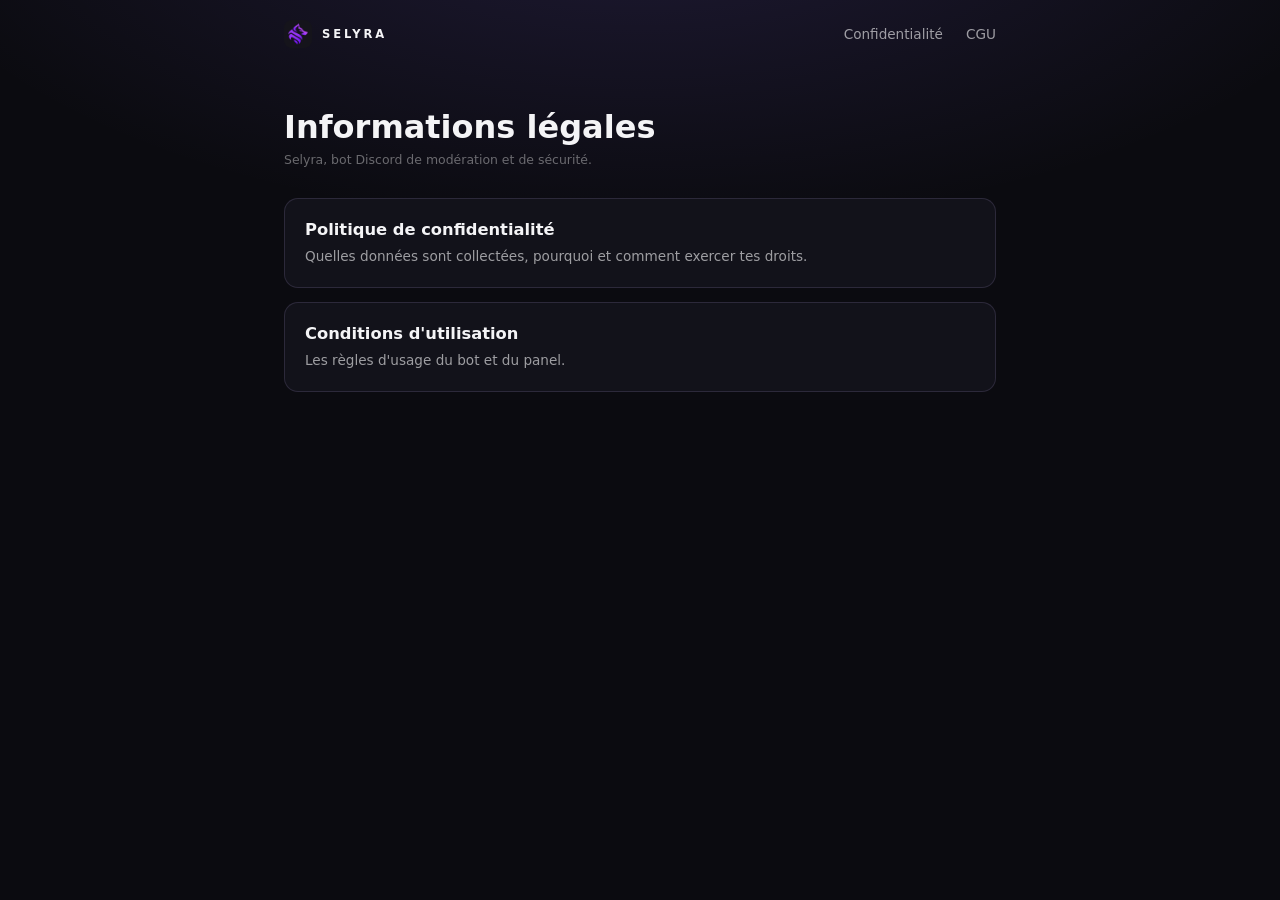
<file: index.html>
<!doctype html>
<html lang="fr">
<head>
  <meta charset="utf-8">
  <meta name="viewport" content="width=device-width, initial-scale=1">
  <title>Selyra – Informations légales</title>
  <meta name="description" content="Politique de confidentialité et conditions d'utilisation de Selyra.">
  <link rel="icon" href="selyra.webp" type="image/webp">
  <link rel="stylesheet" href="style.css">
</head>
<body>
<div class="wrap">
  <header class="topbar">
    <a class="brand" href="index.html"><img src="selyra.webp" alt="">SELYRA</a>
    <nav>
      <a href="privacy.html">Confidentialité</a>
      <a href="terms.html">CGU</a>
    </nav>
  </header>

  <main>
    <h1>Informations légales</h1>
    <p class="updated">Selyra, bot Discord de modération et de sécurité.</p>

    <div class="home-list">
      <a class="card" href="privacy.html">
        <strong>Politique de confidentialité</strong>
        <span>Quelles données sont collectées, pourquoi et comment exercer tes droits.</span>
      </a>
      <a class="card" href="terms.html">
        <strong>Conditions d'utilisation</strong>
        <span>Les règles d'usage du bot et du panel.</span>
      </a>
    </div>
  </main>
</div>
</body>
</html>
</file>
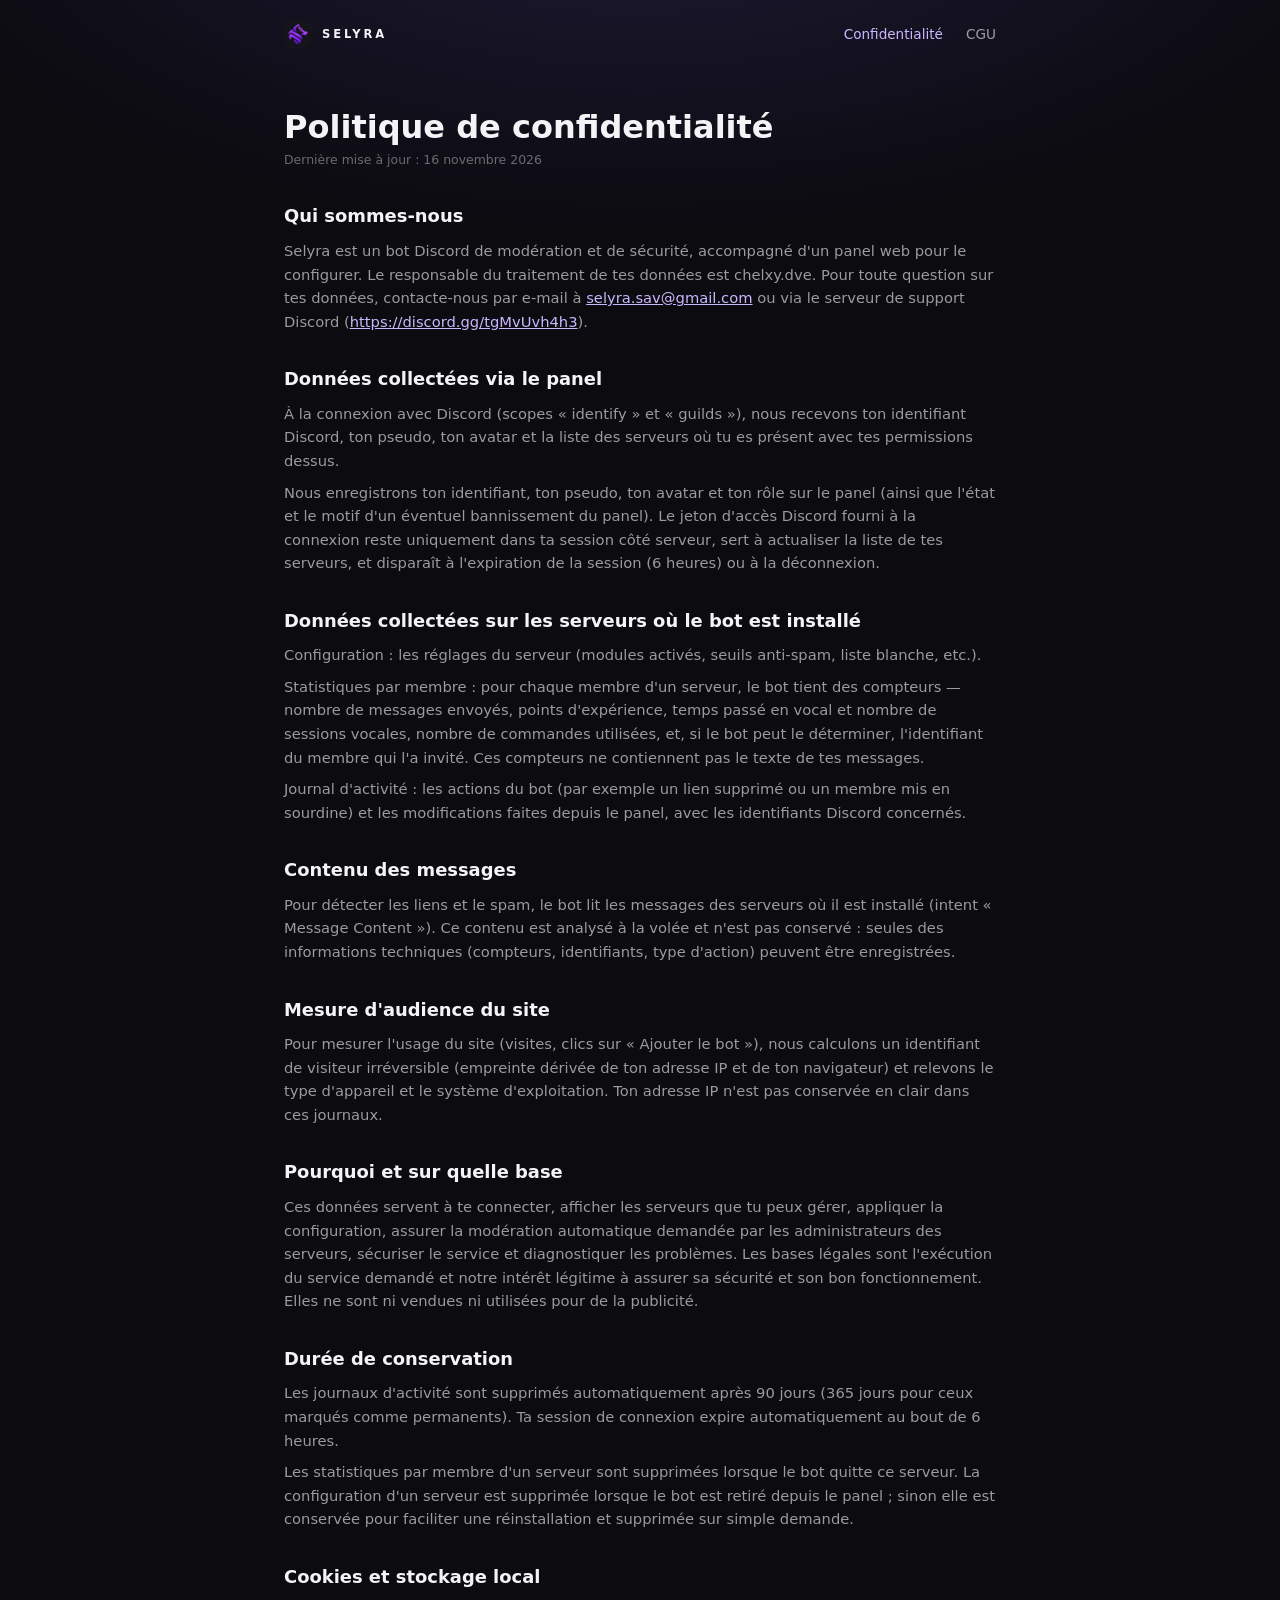
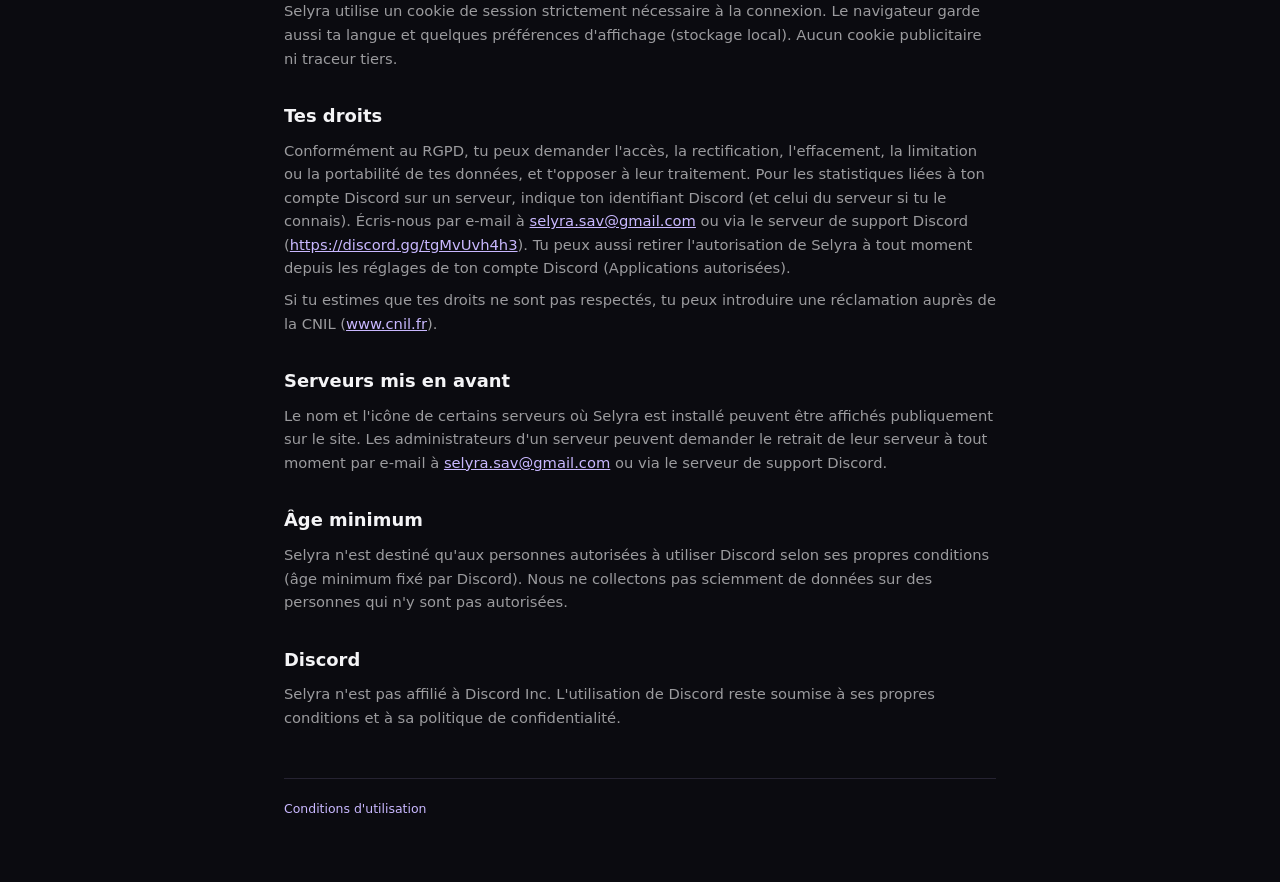
<file: privacy.html>
<!doctype html>
<html lang="fr">
<head>
  <meta charset="utf-8">
  <meta name="viewport" content="width=device-width, initial-scale=1">
  <title>Politique de confidentialité – Selyra</title>
  <meta name="description" content="Politique de confidentialité de Selyra, bot Discord de modération et de sécurité.">
  <link rel="icon" href="selyra.webp" type="image/webp">
  <link rel="stylesheet" href="style.css">
</head>
<body>
<div class="wrap">
  <header class="topbar">
    <a class="brand" href="index.html"><img src="selyra.webp" alt="">SELYRA</a>
    <nav>
      <a href="privacy.html" aria-current="page">Confidentialité</a>
      <a href="terms.html">CGU</a>
    </nav>
  </header>

  <main>
    <h1>Politique de confidentialité</h1>
    <p class="updated">Dernière mise à jour : 16 novembre 2026</p>

    <section>
      <h2>Qui sommes-nous</h2>
      <p>Selyra est un bot Discord de modération et de sécurité, accompagné d'un panel web pour le configurer. Le responsable du traitement de tes données est chelxy.dve. Pour toute question sur tes données, contacte-nous par e-mail à <a href="mailto:selyra.sav@gmail.com">selyra.sav@gmail.com</a> ou via le serveur de support Discord (<a href="https://discord.gg/tgMvUvh4h3" rel="noopener">https://discord.gg/tgMvUvh4h3</a>).</p>
    </section>

    <section>
      <h2>Données collectées via le panel</h2>
      <p>À la connexion avec Discord (scopes « identify » et « guilds »), nous recevons ton identifiant Discord, ton pseudo, ton avatar et la liste des serveurs où tu es présent avec tes permissions dessus.</p>
      <p>Nous enregistrons ton identifiant, ton pseudo, ton avatar et ton rôle sur le panel (ainsi que l'état et le motif d'un éventuel bannissement du panel). Le jeton d'accès Discord fourni à la connexion reste uniquement dans ta session côté serveur, sert à actualiser la liste de tes serveurs, et disparaît à l'expiration de la session (6 heures) ou à la déconnexion.</p>
    </section>

    <section>
      <h2>Données collectées sur les serveurs où le bot est installé</h2>
      <p>Configuration : les réglages du serveur (modules activés, seuils anti-spam, liste blanche, etc.).</p>
      <p>Statistiques par membre : pour chaque membre d'un serveur, le bot tient des compteurs — nombre de messages envoyés, points d'expérience, temps passé en vocal et nombre de sessions vocales, nombre de commandes utilisées, et, si le bot peut le déterminer, l'identifiant du membre qui l'a invité. Ces compteurs ne contiennent pas le texte de tes messages.</p>
      <p>Journal d'activité : les actions du bot (par exemple un lien supprimé ou un membre mis en sourdine) et les modifications faites depuis le panel, avec les identifiants Discord concernés.</p>
    </section>

    <section>
      <h2>Contenu des messages</h2>
      <p>Pour détecter les liens et le spam, le bot lit les messages des serveurs où il est installé (intent « Message Content »). Ce contenu est analysé à la volée et n'est pas conservé : seules des informations techniques (compteurs, identifiants, type d'action) peuvent être enregistrées.</p>
    </section>

    <section>
      <h2>Mesure d'audience du site</h2>
      <p>Pour mesurer l'usage du site (visites, clics sur « Ajouter le bot »), nous calculons un identifiant de visiteur irréversible (empreinte dérivée de ton adresse IP et de ton navigateur) et relevons le type d'appareil et le système d'exploitation. Ton adresse IP n'est pas conservée en clair dans ces journaux.</p>
    </section>

    <section>
      <h2>Pourquoi et sur quelle base</h2>
      <p>Ces données servent à te connecter, afficher les serveurs que tu peux gérer, appliquer la configuration, assurer la modération automatique demandée par les administrateurs des serveurs, sécuriser le service et diagnostiquer les problèmes. Les bases légales sont l'exécution du service demandé et notre intérêt légitime à assurer sa sécurité et son bon fonctionnement. Elles ne sont ni vendues ni utilisées pour de la publicité.</p>
    </section>

    <section>
      <h2>Durée de conservation</h2>
      <p>Les journaux d'activité sont supprimés automatiquement après 90 jours (365 jours pour ceux marqués comme permanents). Ta session de connexion expire automatiquement au bout de 6 heures.</p>
      <p>Les statistiques par membre d'un serveur sont supprimées lorsque le bot quitte ce serveur. La configuration d'un serveur est supprimée lorsque le bot est retiré depuis le panel ; sinon elle est conservée pour faciliter une réinstallation et supprimée sur simple demande.</p>
    </section>

    <section>
      <h2>Cookies et stockage local</h2>
      <p>Selyra utilise un cookie de session strictement nécessaire à la connexion. Le navigateur garde aussi ta langue et quelques préférences d'affichage (stockage local). Aucun cookie publicitaire ni traceur tiers.</p>
    </section>

    <section>
      <h2>Tes droits</h2>
      <p>Conformément au RGPD, tu peux demander l'accès, la rectification, l'effacement, la limitation ou la portabilité de tes données, et t'opposer à leur traitement. Pour les statistiques liées à ton compte Discord sur un serveur, indique ton identifiant Discord (et celui du serveur si tu le connais). Écris-nous par e-mail à <a href="mailto:selyra.sav@gmail.com">selyra.sav@gmail.com</a> ou via le serveur de support Discord (<a href="https://discord.gg/tgMvUvh4h3" rel="noopener">https://discord.gg/tgMvUvh4h3</a>). Tu peux aussi retirer l'autorisation de Selyra à tout moment depuis les réglages de ton compte Discord (Applications autorisées).</p>
      <p>Si tu estimes que tes droits ne sont pas respectés, tu peux introduire une réclamation auprès de la CNIL (<a href="https://www.cnil.fr" rel="noopener">www.cnil.fr</a>).</p>
    </section>

    <section>
      <h2>Serveurs mis en avant</h2>
      <p>Le nom et l'icône de certains serveurs où Selyra est installé peuvent être affichés publiquement sur le site. Les administrateurs d'un serveur peuvent demander le retrait de leur serveur à tout moment par e-mail à <a href="mailto:selyra.sav@gmail.com">selyra.sav@gmail.com</a> ou via le serveur de support Discord.</p>
    </section>

    <section>
      <h2>Âge minimum</h2>
      <p>Selyra n'est destiné qu'aux personnes autorisées à utiliser Discord selon ses propres conditions (âge minimum fixé par Discord). Nous ne collectons pas sciemment de données sur des personnes qui n'y sont pas autorisées.</p>
    </section>

    <section>
      <h2>Discord</h2>
      <p>Selyra n'est pas affilié à Discord Inc. L'utilisation de Discord reste soumise à ses propres conditions et à sa politique de confidentialité.</p>
    </section>
  </main>

  <footer>
    <a href="terms.html">Conditions d'utilisation</a>
  </footer>
</div>
</body>
</html>
</file>
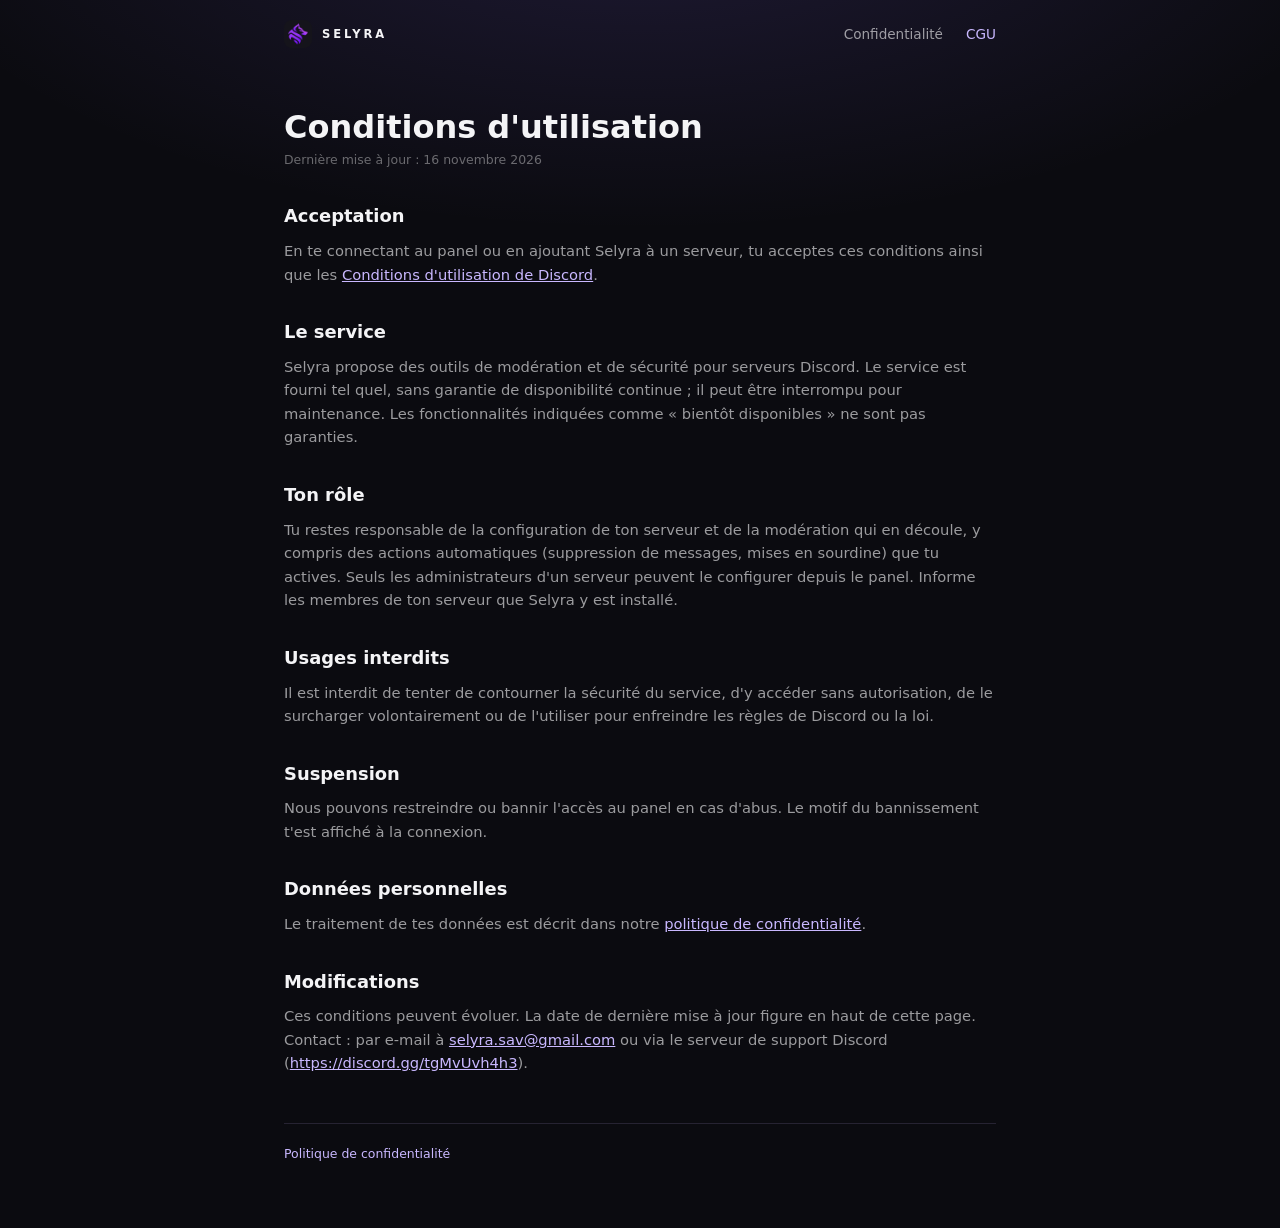
<file: terms.html>
<!doctype html>
<html lang="fr">
<head>
  <meta charset="utf-8">
  <meta name="viewport" content="width=device-width, initial-scale=1">
  <title>Conditions d'utilisation – Selyra</title>
  <meta name="description" content="Conditions générales d'utilisation de Selyra, bot Discord de modération et de sécurité.">
  <link rel="icon" href="selyra.webp" type="image/webp">
  <link rel="stylesheet" href="style.css">
</head>
<body>
<div class="wrap">
  <header class="topbar">
    <a class="brand" href="index.html"><img src="selyra.webp" alt="">SELYRA</a>
    <nav>
      <a href="privacy.html">Confidentialité</a>
      <a href="terms.html" aria-current="page">CGU</a>
    </nav>
  </header>

  <main>
    <h1>Conditions d'utilisation</h1>
    <p class="updated">Dernière mise à jour : 16 novembre 2026</p>

    <section>
      <h2>Acceptation</h2>
      <p>En te connectant au panel ou en ajoutant Selyra à un serveur, tu acceptes ces conditions ainsi que les <a href="https://discord.com/terms" rel="noopener">Conditions d'utilisation de Discord</a>.</p>
    </section>

    <section>
      <h2>Le service</h2>
      <p>Selyra propose des outils de modération et de sécurité pour serveurs Discord. Le service est fourni tel quel, sans garantie de disponibilité continue ; il peut être interrompu pour maintenance. Les fonctionnalités indiquées comme « bientôt disponibles » ne sont pas garanties.</p>
    </section>

    <section>
      <h2>Ton rôle</h2>
      <p>Tu restes responsable de la configuration de ton serveur et de la modération qui en découle, y compris des actions automatiques (suppression de messages, mises en sourdine) que tu actives. Seuls les administrateurs d'un serveur peuvent le configurer depuis le panel. Informe les membres de ton serveur que Selyra y est installé.</p>
    </section>

    <section>
      <h2>Usages interdits</h2>
      <p>Il est interdit de tenter de contourner la sécurité du service, d'y accéder sans autorisation, de le surcharger volontairement ou de l'utiliser pour enfreindre les règles de Discord ou la loi.</p>
    </section>

    <section>
      <h2>Suspension</h2>
      <p>Nous pouvons restreindre ou bannir l'accès au panel en cas d'abus. Le motif du bannissement t'est affiché à la connexion.</p>
    </section>

    <section>
      <h2>Données personnelles</h2>
      <p>Le traitement de tes données est décrit dans notre <a href="privacy.html">politique de confidentialité</a>.</p>
    </section>

    <section>
      <h2>Modifications</h2>
      <p>Ces conditions peuvent évoluer. La date de dernière mise à jour figure en haut de cette page. Contact : par e-mail à <a href="mailto:selyra.sav@gmail.com">selyra.sav@gmail.com</a> ou via le serveur de support Discord (<a href="https://discord.gg/tgMvUvh4h3" rel="noopener">https://discord.gg/tgMvUvh4h3</a>).</p>
    </section>
  </main>

  <footer>
    <a href="privacy.html">Politique de confidentialité</a>
  </footer>
</div>
</body>
</html>
</file>
<file: style.css>
:root {
  --bg: #0b0b10;
  --bg-card: #12121a;
  --text: #f4f4f6;
  --text-soft: rgba(244, 244, 246, 0.62);
  --text-faint: rgba(244, 244, 246, 0.4);
  --accent: #c9b8ff;
  --border: rgba(201, 184, 255, 0.14);
}

* { box-sizing: border-box; }

html { scroll-behavior: smooth; }

body {
  margin: 0;
  background: radial-gradient(1100px 500px at 50% -120px, rgba(139, 108, 255, 0.16), transparent 70%), var(--bg);
  background-repeat: no-repeat;
  color: var(--text);
  font-family: system-ui, -apple-system, "Segoe UI", Roboto, sans-serif;
  line-height: 1.6;
  min-height: 100vh;
}

.wrap {
  max-width: 760px;
  margin: 0 auto;
  padding: 0 24px 64px;
}

.topbar {
  display: flex;
  align-items: center;
  justify-content: space-between;
  gap: 16px;
  padding: 20px 0;
}

.brand {
  display: flex;
  align-items: center;
  gap: 10px;
  color: var(--text);
  text-decoration: none;
  font-size: 0.72rem;
  letter-spacing: 0.25em;
  font-weight: 600;
}

.brand img {
  width: 28px;
  height: 28px;
  border-radius: 8px;
}

nav a {
  color: var(--text-soft);
  text-decoration: none;
  font-size: 0.85rem;
  margin-left: 18px;
}

nav a:hover,
nav a[aria-current="page"] { color: var(--accent); }

h1 {
  margin: 40px 0 4px;
  font-size: 2rem;
  font-weight: 650;
  line-height: 1.2;
}

.updated {
  margin: 0;
  font-size: 0.78rem;
  color: var(--text-faint);
}

section { margin-top: 32px; }

h2 {
  margin: 0 0 6px;
  font-size: 1.12rem;
  font-weight: 650;
}

p {
  margin: 8px 0 0;
  font-size: 0.92rem;
  color: var(--text-soft);
}

a { color: var(--accent); }

.card {
  background: var(--bg-card);
  border: 1px solid var(--border);
  border-radius: 14px;
  padding: 18px 20px;
}

.home-list {
  display: grid;
  gap: 14px;
  margin-top: 28px;
}

.home-list a.card {
  text-decoration: none;
  color: var(--text);
  transition: border-color 0.15s, transform 0.15s;
}

.home-list a.card:hover {
  border-color: rgba(201, 184, 255, 0.4);
  transform: translateY(-1px);
}

.home-list strong { display: block; font-size: 1.02rem; }
.home-list span { font-size: 0.85rem; color: var(--text-soft); }

footer {
  margin-top: 48px;
  padding-top: 20px;
  border-top: 1px solid var(--border);
  font-size: 0.78rem;
  color: var(--text-faint);
}

footer a { text-decoration: none; }
footer a:hover { text-decoration: underline; }

@media (max-width: 520px) {
  h1 { font-size: 1.6rem; }
  nav a { margin-left: 12px; }
}
</file>
